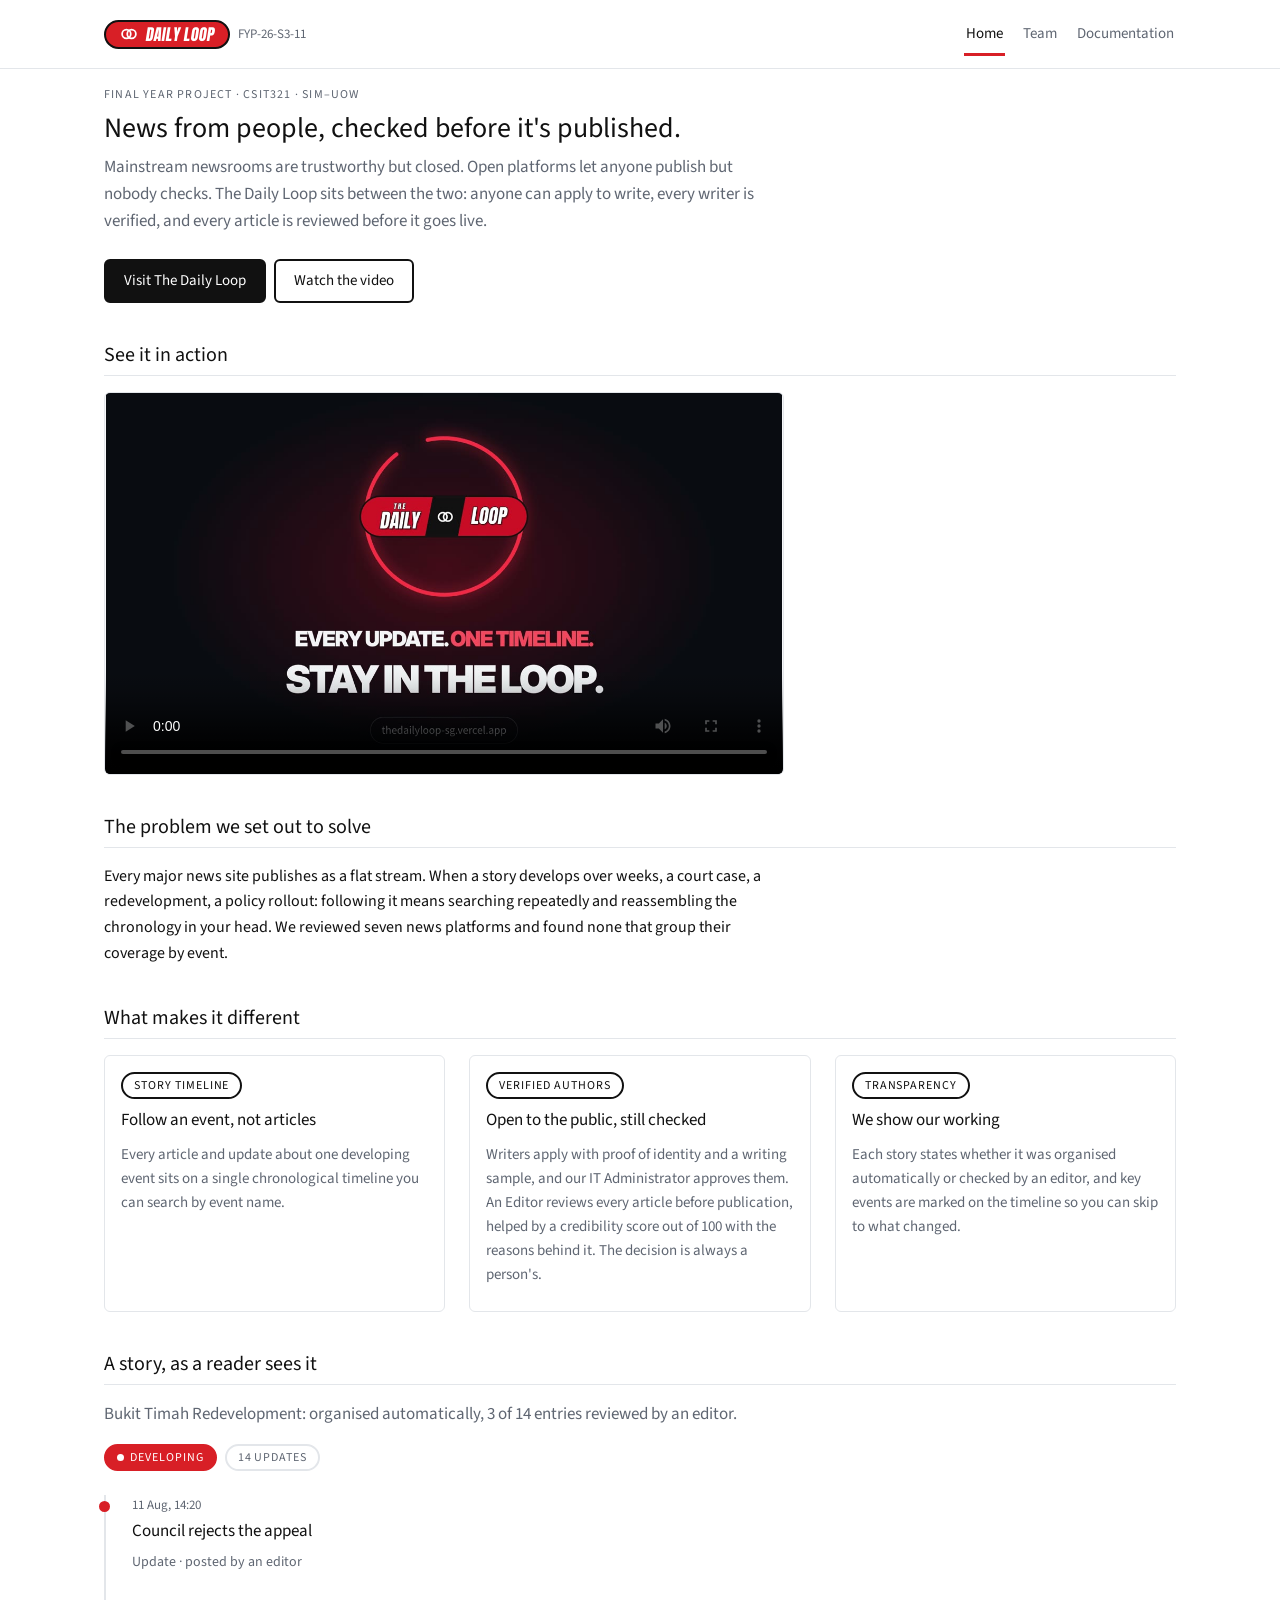
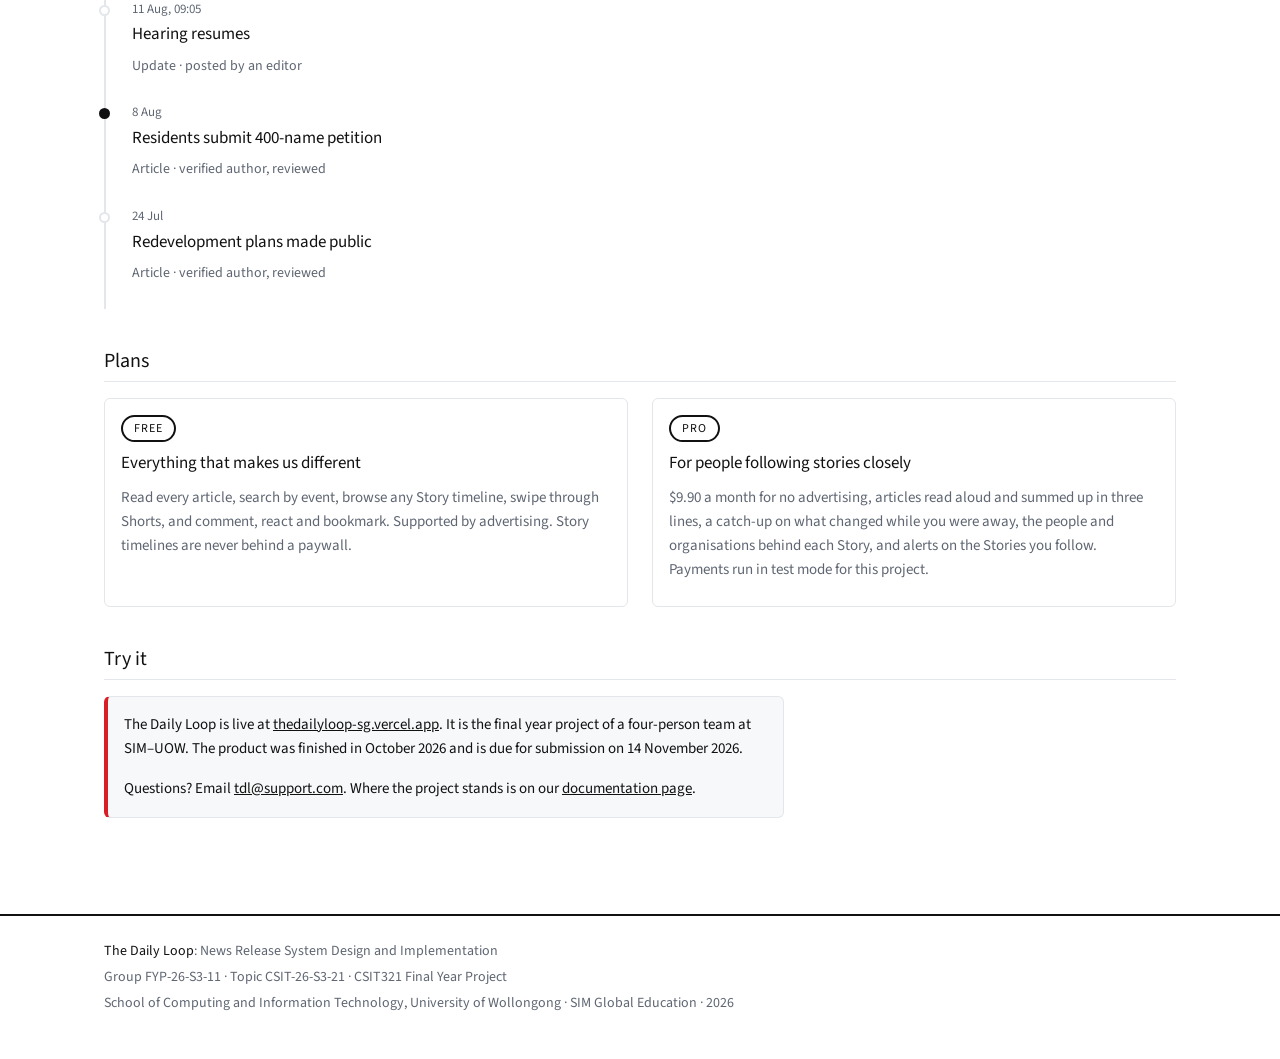
<file: index.html>
<!DOCTYPE html>
<html lang="en">
<head>
<meta charset="utf-8">
<meta name="viewport" content="width=device-width, initial-scale=1">
<title>The Daily Loop: news from people, checked before it's published</title>
<meta name="description" content="The Daily Loop is a news platform where verified public journalists publish under editorial review, and coverage of a developing event is grouped into a single searchable timeline.">
<link rel="icon" href="data:image/svg+xml,%3Csvg xmlns=%27http://www.w3.org/2000/svg%27 viewBox=%270 0 100 100%27%3E%3Ccircle cx=%2750%27 cy=%2750%27 r=%2750%27 fill=%27%23111%27/%3E%3Cg fill=%27none%27 stroke=%27%23fff%27 stroke-width=%279%27%3E%3Ccircle cx=%2740%27 cy=%2750%27 r=%2722%27/%3E%3Ccircle cx=%2760%27 cy=%2750%27 r=%2722%27/%3E%3C/g%3E%3C/svg%3E">
<link rel="stylesheet" href="assets/styles.css?v=10">
</head>
<body>

<header>
  <div class="wrap bar">
    <a class="lockup" href="index.html">
      <span class="pill"><svg width="20" height="16" viewBox="0 0 120 100" aria-hidden="true"><g fill="none" stroke="#fff" stroke-width="11"><circle cx="44" cy="50" r="27"/><circle cx="76" cy="50" r="27"/></g></svg><span class="name">Daily Loop</span></span>
      <span class="grp">FYP-26-S3-11</span>
    </a>
    <nav aria-label="Main">
      <ul>
        <li><a href="index.html" aria-current="page">Home</a></li>
        <li><a href="team.html">Team</a></li>
        <li><a href="documentation.html">Documentation</a></li>
      </ul>
    </nav>
  </div>
</header>

<main class="wrap">

  <section>
    <p class="eyebrow">Final Year Project · CSIT321 · SIM–UOW</p>
    <h1>News from people, checked before it's published.</h1>
    <p class="lead">
      Mainstream newsrooms are trustworthy but closed. Open platforms let anyone publish
      but nobody checks. The Daily Loop sits between the two: anyone can apply to write, every
      writer is verified, and every article is reviewed before it goes live.
    </p>
    <div class="actions">
      <a class="btn" href="https://thedailyloop-sg.vercel.app">Visit The Daily Loop</a>
      <a class="btn ghost" href="#video">Watch the video</a>
    </div>
  </section>

  <section id="video">
    <h2>See it in action</h2>
    <div class="video">
      <video controls playsinline preload="metadata" poster="assets/promo-poster.jpg"
             aria-label="The Daily Loop promo video, one minute, with captions">
        <source src="assets/promo.mp4" type="video/mp4">
        <track kind="captions" srclang="en" label="English" src="assets/promo.vtt">
        <a href="assets/promo.mp4">Download the promo video (MP4, 9.8 MB)</a>
      </video>
    </div>
  </section>

  <section>
    <h2>The problem we set out to solve</h2>
    <p>
      Every major news site publishes as a flat stream. When a story develops over weeks, a court
      case, a redevelopment, a policy rollout: following it means searching repeatedly and
      reassembling the chronology in your head. We reviewed seven news platforms and found none
      that group their coverage by event.
    </p>
  </section>

  <section>
    <h2>What makes it different</h2>
    <div class="grid three">
      <article class="card">
        <span class="tag">Story Timeline</span>
        <h3>Follow an event, not articles</h3>
        <p>Every article and update about one developing event sits on a single chronological
           timeline you can search by event name.</p>
      </article>
      <article class="card">
        <span class="tag">Verified authors</span>
        <h3>Open to the public, still checked</h3>
        <p>Writers apply with proof of identity and a writing sample, and our IT Administrator
           approves them. An Editor reviews every article before publication, helped by a
           credibility score out of 100 with the reasons behind it. The decision is always a person's.</p>
      </article>
      <article class="card">
        <span class="tag">Transparency</span>
        <h3>We show our working</h3>
        <p>Each story states whether it was organised automatically or checked by an editor,
           and key events are marked on the timeline so you can skip to what changed.</p>
      </article>
    </div>
  </section>

  <section>
    <h2>A story, as a reader sees it</h2>
    <p class="lead">Bukit Timah Redevelopment: organised automatically, 3 of 14 entries
      reviewed by an editor.</p>
    <p style="display:flex;gap:8px;flex-wrap:wrap;margin-bottom:24px">
      <span class="chip dev"><span class="d"></span>Developing</span>
      <span class="chip muted">14 updates</span>
    </p>
    <ol class="tl">
      <li class="live">
        <span class="when">11 Aug, 14:20</span>
        <span class="what">Council rejects the appeal</span>
        <span class="kind">Update · posted by an editor</span>
      </li>
      <li>
        <span class="when">11 Aug, 09:05</span>
        <span class="what">Hearing resumes</span>
        <span class="kind">Update · posted by an editor</span>
      </li>
      <li class="key">
        <span class="when">8 Aug</span>
        <span class="what">Residents submit 400-name petition</span>
        <span class="kind">Article · verified author, reviewed</span>
      </li>
      <li>
        <span class="when">24 Jul</span>
        <span class="what">Redevelopment plans made public</span>
        <span class="kind">Article · verified author, reviewed</span>
      </li>
    </ol>
  </section>

  <section id="plans">
    <h2>Plans</h2>
    <div class="grid two">
      <article class="card">
        <span class="tag">Free</span>
        <h3>Everything that makes us different</h3>
        <p>Read every article, search by event, browse any Story timeline, swipe through Shorts,
           and comment, react and bookmark. Supported by advertising. Story timelines are never
           behind a paywall.</p>
      </article>
      <article class="card">
        <span class="tag">Pro</span>
        <h3>For people following stories closely</h3>
        <p>$9.90 a month for no advertising, articles read aloud and summed up in three lines, a
           catch-up on what changed while you were away, the people and organisations behind each
           Story, and alerts on the Stories you follow. Payments run in test mode for this project.</p>
      </article>
    </div>
  </section>

  <section id="try">
    <h2>Try it</h2>
    <div class="notice">
      <p><strong>The Daily Loop is live at <a href="https://thedailyloop-sg.vercel.app">thedailyloop-sg.vercel.app</a>.</strong>
         It is the final year project of a four-person team at SIM–UOW. The product was finished
         in October 2026 and is due for submission on 14 November 2026.</p>
      <p>Questions? Email <a href="mailto:tdl@support.com">tdl@support.com</a>. Where the project
         stands is on our <a href="documentation.html">documentation page</a>.</p>
    </div>
  </section>

</main>

<footer>
  <div class="wrap">
    <p><strong>The Daily Loop</strong>: News Release System Design and Implementation</p>
    <p>Group FYP-26-S3-11 · Topic CSIT-26-S3-21 · CSIT321 Final Year Project</p>
    <p>School of Computing and Information Technology, University of Wollongong · SIM Global Education · 2026</p>
  </div>
</footer>

</body>
</html>
</file>
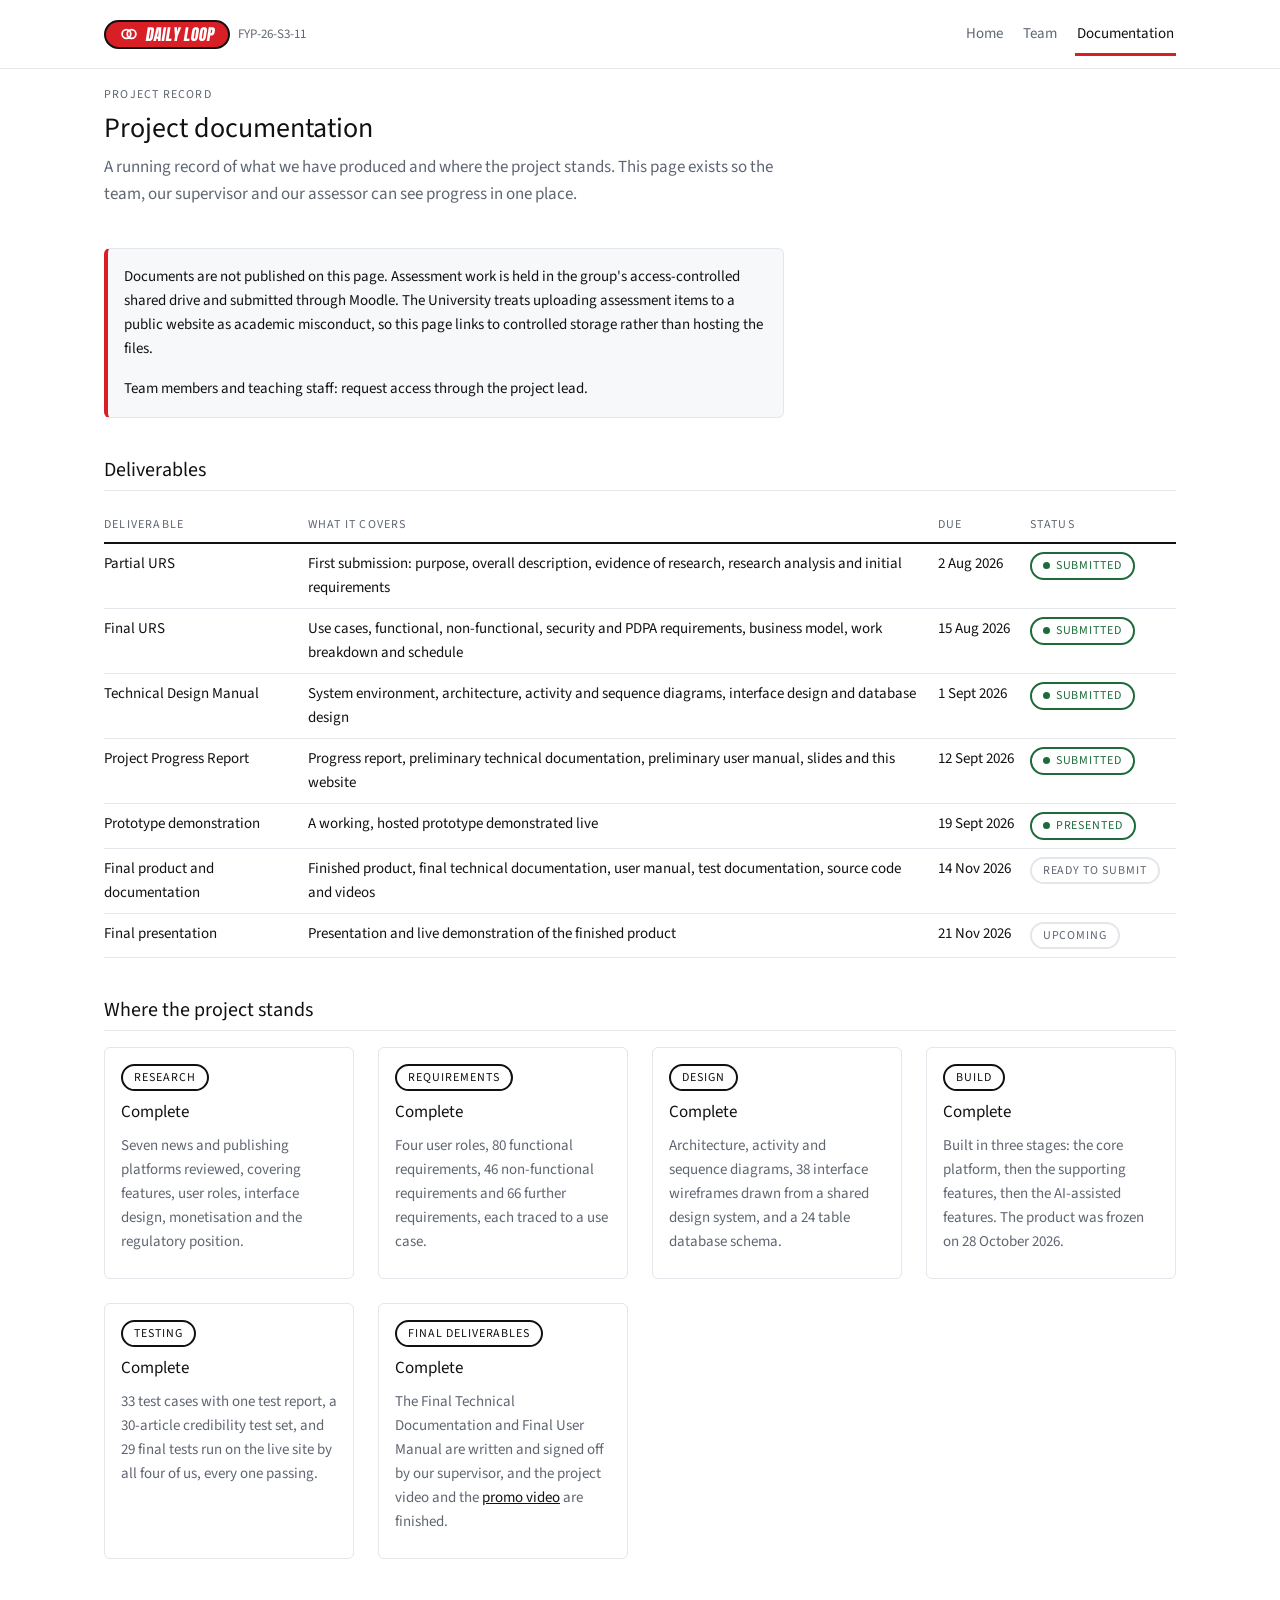
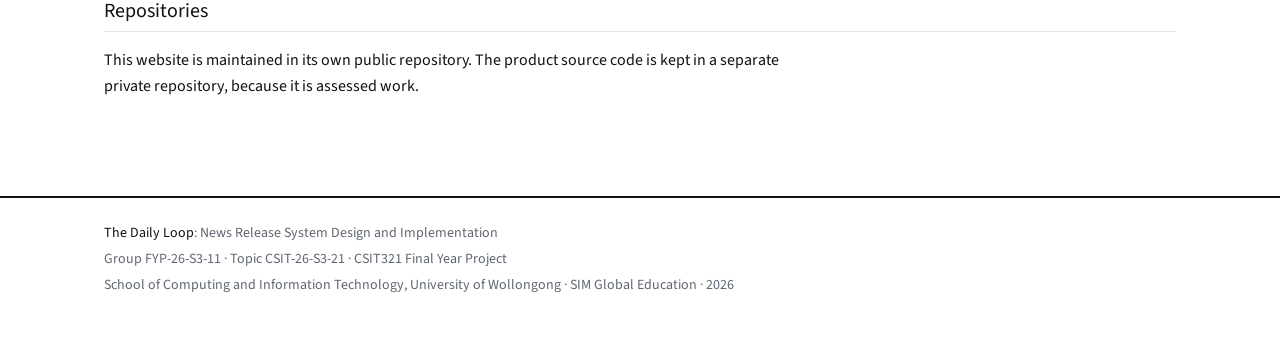
<file: documentation.html>
<!DOCTYPE html>
<html lang="en">
<head>
<meta charset="utf-8">
<meta name="viewport" content="width=device-width, initial-scale=1">
<title>Documentation: The Daily Loop</title>
<meta name="description" content="Project documentation and progress for The Daily Loop, the CSIT321 final year project of group FYP-26-S3-11.">
<link rel="icon" href="data:image/svg+xml,%3Csvg xmlns=%27http://www.w3.org/2000/svg%27 viewBox=%270 0 100 100%27%3E%3Ccircle cx=%2750%27 cy=%2750%27 r=%2750%27 fill=%27%23111%27/%3E%3Cg fill=%27none%27 stroke=%27%23fff%27 stroke-width=%279%27%3E%3Ccircle cx=%2740%27 cy=%2750%27 r=%2722%27/%3E%3Ccircle cx=%2760%27 cy=%2750%27 r=%2722%27/%3E%3C/g%3E%3C/svg%3E">
<link rel="stylesheet" href="assets/styles.css?v=10">
</head>
<body>

<header>
  <div class="wrap bar">
    <a class="lockup" href="index.html">
      <span class="pill"><svg width="20" height="16" viewBox="0 0 120 100" aria-hidden="true"><g fill="none" stroke="#fff" stroke-width="11"><circle cx="44" cy="50" r="27"/><circle cx="76" cy="50" r="27"/></g></svg><span class="name">Daily Loop</span></span>
      <span class="grp">FYP-26-S3-11</span>
    </a>
    <nav aria-label="Main">
      <ul>
        <li><a href="index.html">Home</a></li>
        <li><a href="team.html">Team</a></li>
        <li><a href="documentation.html" aria-current="page">Documentation</a></li>
      </ul>
    </nav>
  </div>
</header>

<main class="wrap">

  <section>
    <p class="eyebrow">Project record</p>
    <h1>Project documentation</h1>
    <p class="lead">
      A running record of what we have produced and where the project stands. This page exists so
      the team, our supervisor and our assessor can see progress in one place.
    </p>
  </section>

  <section>
    <div class="notice">
      <p><strong>Documents are not published on this page.</strong> Assessment work is held in the
         group's access-controlled shared drive and submitted through Moodle. The University treats
         uploading assessment items to a public website as academic misconduct, so this page links
         to controlled storage rather than hosting the files.</p>
      <p>Team members and teaching staff: request access through the project lead.</p>
    </div>
  </section>

  <section>
    <h2>Deliverables</h2>
    <div class="scroll">
      <table>
        <thead>
          <tr><th>Deliverable</th><th>What it covers</th><th>Due</th><th>Status</th></tr>
        </thead>
        <tbody>
          <tr>
            <td>Partial URS</td>
            <td>First submission: purpose, overall description, evidence of research, research analysis and initial requirements</td>
            <td class="nw">2 Aug 2026</td><td><span class="chip done"><span class="d"></span>Submitted</span></td>
          </tr>
          <tr>
            <td>Final URS</td>
            <td>Use cases, functional, non-functional, security and PDPA requirements, business model, work breakdown and schedule</td>
            <td class="nw">15 Aug 2026</td><td><span class="chip done"><span class="d"></span>Submitted</span></td>
          </tr>
          <tr>
            <td>Technical Design Manual</td>
            <td>System environment, architecture, activity and sequence diagrams, interface design and database design</td>
            <td class="nw">1 Sept 2026</td><td><span class="chip done"><span class="d"></span>Submitted</span></td>
          </tr>
          <tr>
            <td>Project Progress Report</td>
            <td>Progress report, preliminary technical documentation, preliminary user manual, slides and this website</td>
            <td class="nw">12 Sept 2026</td><td><span class="chip done"><span class="d"></span>Submitted</span></td>
          </tr>
          <tr>
            <td>Prototype demonstration</td>
            <td>A working, hosted prototype demonstrated live</td>
            <td class="nw">19 Sept 2026</td><td><span class="chip done"><span class="d"></span>Presented</span></td>
          </tr>
          <tr>
            <td>Final product and documentation</td>
            <td>Finished product, final technical documentation, user manual, test documentation, source code and videos</td>
            <td class="nw">14 Nov 2026</td><td><span class="chip muted">Ready to submit</span></td>
          </tr>
          <tr>
            <td>Final presentation</td>
            <td>Presentation and live demonstration of the finished product</td>
            <td class="nw">21 Nov 2026</td><td><span class="chip muted">Upcoming</span></td>
          </tr>
        </tbody>
      </table>
    </div>
  </section>

  <section>
    <h2>Where the project stands</h2>
    <div class="grid three">
      <article class="card">
        <span class="tag">Research</span>
        <h3>Complete</h3>
        <p>Seven news and publishing platforms reviewed, covering features, user roles, interface
           design, monetisation and the regulatory position.</p>
      </article>
      <article class="card">
        <span class="tag">Requirements</span>
        <h3>Complete</h3>
        <p>Four user roles, 80 functional requirements, 46 non-functional requirements and 66
           further requirements, each traced to a use case.</p>
      </article>
      <article class="card">
        <span class="tag">Design</span>
        <h3>Complete</h3>
        <p>Architecture, activity and sequence diagrams, 38 interface wireframes drawn from a shared
           design system, and a 24 table database schema.</p>
      </article>
      <article class="card">
        <span class="tag">Build</span>
        <h3>Complete</h3>
        <p>Built in three stages: the core platform, then the supporting features, then the
           AI-assisted features. The product was frozen on 28 October 2026.</p>
      </article>
      <article class="card">
        <span class="tag">Testing</span>
        <h3>Complete</h3>
        <p>33 test cases with one test report, a 30-article credibility test set, and 29 final
           tests run on the live site by all four of us, every one passing.</p>
      </article>
      <article class="card">
        <span class="tag">Final deliverables</span>
        <h3>Complete</h3>
        <p>The Final Technical Documentation and Final User Manual are written and signed off by
           our supervisor, and the project video and the <a href="index.html#video">promo video</a> are finished.</p>
      </article>
    </div>
  </section>

  <section>
    <h2>Repositories</h2>
    <p>
      This website is maintained in its own public repository. The product source code is kept in a
      <strong>separate private repository</strong>, because it is assessed work.
    </p>
  </section>

</main>

<footer>
  <div class="wrap">
    <p><strong>The Daily Loop</strong>: News Release System Design and Implementation</p>
    <p>Group FYP-26-S3-11 · Topic CSIT-26-S3-21 · CSIT321 Final Year Project</p>
    <p>School of Computing and Information Technology, University of Wollongong · SIM Global Education · 2026</p>
  </div>
</footer>

</body>
</html>
</file>
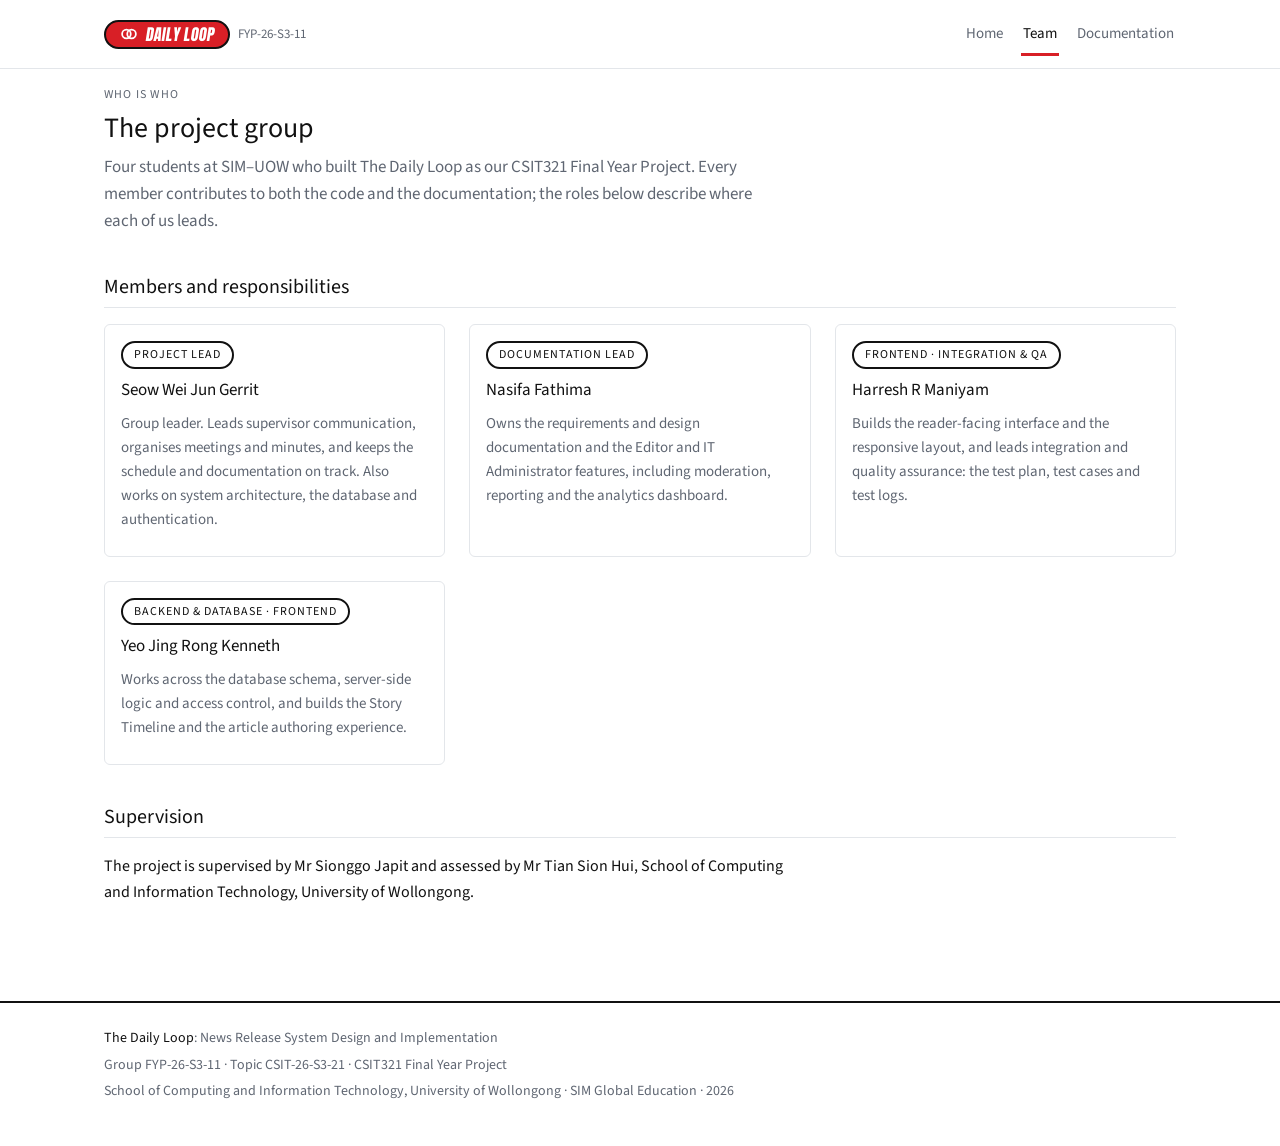
<file: team.html>
<!DOCTYPE html>
<html lang="en">
<head>
<meta charset="utf-8">
<meta name="viewport" content="width=device-width, initial-scale=1">
<title>Team: The Daily Loop</title>
<meta name="description" content="The four-member project group behind The Daily Loop, and who is responsible for what.">
<link rel="icon" href="data:image/svg+xml,%3Csvg xmlns=%27http://www.w3.org/2000/svg%27 viewBox=%270 0 100 100%27%3E%3Ccircle cx=%2750%27 cy=%2750%27 r=%2750%27 fill=%27%23111%27/%3E%3Cg fill=%27none%27 stroke=%27%23fff%27 stroke-width=%279%27%3E%3Ccircle cx=%2740%27 cy=%2750%27 r=%2722%27/%3E%3Ccircle cx=%2760%27 cy=%2750%27 r=%2722%27/%3E%3C/g%3E%3C/svg%3E">
<link rel="stylesheet" href="assets/styles.css?v=10">
</head>
<body>

<header>
  <div class="wrap bar">
    <a class="lockup" href="index.html">
      <span class="pill"><svg width="20" height="16" viewBox="0 0 120 100" aria-hidden="true"><g fill="none" stroke="#fff" stroke-width="11"><circle cx="44" cy="50" r="27"/><circle cx="76" cy="50" r="27"/></g></svg><span class="name">Daily Loop</span></span>
      <span class="grp">FYP-26-S3-11</span>
    </a>
    <nav aria-label="Main">
      <ul>
        <li><a href="index.html">Home</a></li>
        <li><a href="team.html" aria-current="page">Team</a></li>
        <li><a href="documentation.html">Documentation</a></li>
      </ul>
    </nav>
  </div>
</header>

<main class="wrap">

  <section>
    <p class="eyebrow">Who is who</p>
    <h1>The project group</h1>
    <p class="lead">
      Four students at SIM–UOW who built The Daily Loop as our CSIT321 Final Year Project.
      Every member contributes to both the code and the documentation; the roles below describe
      where each of us leads.
    </p>
  </section>

  <section>
    <h2>Members and responsibilities</h2>
    <div class="grid two">

      <article class="card">
        <span class="tag">Project Lead</span>
        <h3>Seow Wei Jun Gerrit</h3>
        <p>Group leader. Leads supervisor communication, organises meetings and minutes, and keeps
           the schedule and documentation on track. Also works on system architecture, the database
           and authentication.</p>
      </article>

      <article class="card">
        <span class="tag">Documentation Lead</span>
        <h3>Nasifa Fathima</h3>
        <p>Owns the requirements and design documentation and the Editor and IT Administrator
           features, including moderation, reporting and the analytics dashboard.</p>
      </article>

      <article class="card">
        <span class="tag">Frontend · Integration &amp; QA</span>
        <h3>Harresh R Maniyam</h3>
        <p>Builds the reader-facing interface and the responsive layout, and leads integration and
           quality assurance: the test plan, test cases and test logs.</p>
      </article>

      <article class="card">
        <span class="tag">Backend &amp; Database · Frontend</span>
        <h3>Yeo Jing Rong Kenneth</h3>
        <p>Works across the database schema, server-side logic and access control, and builds the
           Story Timeline and the article authoring experience.</p>
      </article>

    </div>
  </section>

  <section>
    <h2>Supervision</h2>
    <p>
      The project is supervised by <strong>Mr Sionggo Japit</strong> and assessed by
      <strong>Mr Tian Sion Hui</strong>, School of Computing and Information Technology,
      University of Wollongong.
    </p>
  </section>

</main>

<footer>
  <div class="wrap">
    <p><strong>The Daily Loop</strong>: News Release System Design and Implementation</p>
    <p>Group FYP-26-S3-11 · Topic CSIT-26-S3-21 · CSIT321 Final Year Project</p>
    <p>School of Computing and Information Technology, University of Wollongong · SIM Global Education · 2026</p>
  </div>
</footer>

</body>
</html>
</file>
<file: assets/styles.css>
/* ==========================================================================
   The Daily Loop: project website
   Built on the project design system (TDM Section 6):
   six colours, two typefaces, six text sizes, five spacing steps,
   three screen sizes. Nothing here introduces a value the system does not have.
   ========================================================================== */

@font-face {
  font-family: "Anton";
  src: url("fonts/Anton.woff2") format("woff2");
  font-weight: 400;
  font-display: swap;
}
@font-face {
  font-family: "Source Sans 3";
  src: url("fonts/SourceSans3.woff2") format("woff2");
  font-weight: 200 900;
  font-display: swap;
}

:root {
  /* six colours, plus white */
  --red:   #d81f26;   /* logo, developing, errors */
  --ink:   #111111;   /* text, rules, buttons */
  --grey:  #5f6672;   /* secondary text */
  --line:  #e3e6ea;   /* borders */
  --panel: #f7f8fa;   /* panel and input fills */
  --green: #1e6b3a;   /* resolved, success */
  --bg:    #ffffff;   /* the page */

  --font-mast: "Anton", Impact, "Arial Narrow", sans-serif;
  --font: "Source Sans 3", -apple-system, BlinkMacSystemFont, "Segoe UI", Arial, sans-serif;

  /* five spacing steps */
  --s1: 4px; --s2: 8px; --s3: 16px; --s4: 24px; --s5: 40px;

  --r: 6px;
  --r-full: 999px;
  --shadow: 0 4px 12px rgba(17, 17, 17, .12);

  --container: 1120px;
  --measure: 680px;
  --header-h: 68px;
}

*, *::before, *::after { box-sizing: border-box; }

html {
  -webkit-text-size-adjust: 100%;
  scroll-padding-top: calc(var(--header-h) + var(--s4));
  scroll-behavior: smooth;
}
@media (prefers-reduced-motion: reduce) { html { scroll-behavior: auto; } }

body {
  margin: 0;
  background: var(--bg);
  color: var(--ink);
  font: 16px/1.6 var(--font);
}

/* horizontal only, so a wrapped main keeps its own vertical padding */
.wrap { max-width: var(--container); margin: 0 auto; padding-left: var(--s4); padding-right: var(--s4); }

a { color: var(--ink); }
a:focus-visible, button:focus-visible {
  outline: 2px solid var(--ink);
  outline-offset: 2px;
}

/* ---------- header ---------- */
header {
  position: sticky;
  top: 0;
  z-index: 10;
  background: var(--bg);
  border-bottom: 1px solid var(--line);
}
.bar {
  display: flex;
  flex-wrap: wrap;
  gap: var(--s3);
  align-items: center;
  justify-content: space-between;
  min-height: var(--header-h);
  padding: var(--s2) var(--s4);
}

/* the masthead capsule, reduced to header size */
.lockup { display: inline-flex; align-items: center; gap: var(--s2); text-decoration: none; }
.pill {
  display: inline-flex;
  align-items: center;
  gap: 7px;
  background: var(--red);
  border: 2px solid var(--ink);
  border-radius: var(--r-full);
  padding: 4px 13px 5px;
}
.pill svg { display: block; }
.pill .name {
  font-family: var(--font-mast);
  font-size: 16px;
  line-height: 1;
  color: var(--bg);
  text-transform: uppercase;
  transform: skewX(-9deg);
}
.lockup .grp { font-size: 13px; color: var(--grey); white-space: nowrap; }

nav ul {
  display: flex;
  gap: var(--s3);
  list-style: none;
  margin: 0;
  padding: 0;
}
nav a {
  display: inline-flex;
  align-items: center;
  min-height: 44px;          /* touch target */
  padding: 0 2px;
  text-decoration: none;
  font-size: 15px;
  color: var(--grey);
}
nav a[aria-current="page"] {
  color: var(--ink);
  font-weight: 700;
  box-shadow: inset 0 -3px 0 var(--red);
}

/* ---------- sections ---------- */
main { padding: var(--s3) 0 var(--s3); }
section { margin-bottom: var(--s5); }
section[id] { scroll-margin-top: calc(var(--header-h) + var(--s4)); }

h1 {
  font-size: 28px;
  line-height: 1.2;
  margin: 0 0 var(--s2);
}
h2 {
  font-size: 20px;
  line-height: 1.2;
  margin: 0 0 var(--s3);
  padding-bottom: var(--s2);
  border-bottom: 1px solid var(--line);
}
h3 { font-size: 17px; margin: 0 0 var(--s1); }
p { margin: 0 0 var(--s3); max-width: var(--measure); }
.lead { font-size: 17px; color: var(--grey); max-width: var(--measure); }

.eyebrow {
  font-size: 12px;
  font-weight: 700;
  letter-spacing: .1em;
  text-transform: uppercase;
  color: var(--grey);
  margin-bottom: var(--s2);
}

/* ---------- cards ---------- */
.grid { display: grid; gap: var(--s4); }
.grid.two   { grid-template-columns: repeat(auto-fit, minmax(17rem, 1fr)); }
.grid.three { grid-template-columns: repeat(auto-fit, minmax(15rem, 1fr)); }
.card {
  border: 1px solid var(--line);
  border-radius: var(--r);
  padding: var(--s3) var(--s3) var(--s4);
}
.card p { margin: 0; color: var(--grey); font-size: 15px; }
.card h3 { margin-bottom: var(--s2); }

/* ---------- chips ---------- */
.tag, .chip {
  display: inline-flex;
  align-items: center;
  gap: 6px;
  border: 2px solid var(--ink);
  border-radius: var(--r-full);
  padding: 2px 11px;
  margin-bottom: var(--s2);
  font-size: 12px;
  font-weight: 700;
  letter-spacing: .08em;
  text-transform: uppercase;
  white-space: nowrap;
}
.chip { margin-bottom: 0; }
.chip .d, .tag .d { width: 7px; height: 7px; border-radius: 50%; background: currentColor; }
.chip.dev   { background: var(--red); border-color: var(--red); color: var(--bg); }
.chip.done  { color: var(--green); border-color: var(--green); }
.chip.muted { color: var(--grey); border-color: var(--line); }

/* ---------- buttons ---------- */
.actions { display: flex; flex-wrap: wrap; gap: var(--s2); margin-top: var(--s4); }
.btn {
  display: inline-flex;
  align-items: center;
  justify-content: center;
  min-height: 44px;
  padding: 0 18px;
  border: 2px solid var(--ink);
  border-radius: var(--r);
  background: var(--ink);
  color: var(--bg);
  text-decoration: none;
  font-size: 15px;
  font-weight: 600;
}
.btn.ghost  { background: var(--bg); color: var(--ink); }
.btn.accent { background: var(--red); border-color: var(--red); color: var(--bg); }

/* ---------- timeline sample ---------- */
.tl {
  list-style: none;
  margin: 0;
  padding: 0 0 0 var(--s4);
  border-left: 2px solid var(--line);
  max-width: var(--measure);
}
.tl li { position: relative; padding: 0 0 var(--s4) 2px; }
.tl li::before {
  content: "";
  position: absolute;
  left: -31px; top: 6px;
  width: 11px; height: 11px;
  border-radius: 50%;
  background: var(--bg);
  border: 2px solid var(--line);
}
.tl li.key::before  { background: var(--ink); border-color: var(--ink); }
.tl li.live::before { background: var(--red); border-color: var(--red); }
.tl .when { display: block; font-size: 13px; color: var(--grey); }
.tl .what { display: block; font-size: 17px; font-weight: 700; margin: 2px 0 4px; }
.tl .kind { font-size: 14px; color: var(--grey); }

/* ---------- table ---------- */
.scroll { overflow-x: auto; }
table { border-collapse: collapse; width: 100%; font-size: 15px; }
th, td {
  text-align: left;
  padding: var(--s2) var(--s3) var(--s2) 0;
  border-bottom: 1px solid var(--line);
  vertical-align: top;
}
th {
  font-size: 12px;
  font-weight: 700;
  letter-spacing: .1em;
  text-transform: uppercase;
  color: var(--grey);
  border-bottom: 2px solid var(--ink);
  white-space: nowrap;
}
td p { margin: 0; }
.nw { white-space: nowrap; }

/* ---------- video ---------- */
.video {
  aspect-ratio: 16 / 9;
  max-width: var(--measure);
  border: 1px solid var(--line);
  border-radius: var(--r);
  background: var(--panel);
  overflow: hidden;
}
.video video { display: block; width: 100%; height: 100%; }

/* ---------- notice ---------- */
.notice {
  border: 1px solid var(--line);
  border-left: 4px solid var(--red);
  background: var(--panel);
  border-radius: var(--r);
  padding: var(--s3);
  font-size: 15px;
  max-width: var(--measure);
}
.notice p { max-width: none; }
.notice p:last-child { margin-bottom: 0; }

/* ---------- footer ---------- */
footer {
  border-top: 2px solid var(--ink);
  margin-top: var(--s5);
  padding: var(--s4) 0 var(--s5);
  color: var(--grey);
  font-size: 14px;
}
footer p { margin: 0 0 var(--s1); max-width: none; }
footer strong { color: var(--ink); }

/* ---------- phone ---------- */
@media (max-width: 767px) {
  h1 { font-size: 24px; }
  h2 { font-size: 18px; }
  .wrap { padding-left: var(--s3); padding-right: var(--s3); }
  .bar { padding: var(--s2) var(--s3); }
  .lockup .grp { display: none; }
  nav ul { gap: var(--s3); }
}

/* ---------- dark theme ----------
   The same six names, redefined: nothing else in this stylesheet changes.
   Red and green lighten so they still pass AA contrast on a dark page. */
@media (prefers-color-scheme: dark) {
  :root {
    --bg:    #101216;
    --ink:   #f2f4f7;
    --grey:  #a7aeba;
    --line:  #596172;
    --panel: #1e222a;
    --red:   #ff6b70;
    --green: #4caf7d;
  }
  /* the masthead pill keeps the brand red and a light rule so it still reads as the logo */
  .pill { background: #d81f26; border-color: #f2f4f7; }
  .pill .name { color: #ffffff; }
  .btn { color: #101216; }
  .btn.ghost { background: var(--bg); color: var(--ink); }
  .btn.accent { color: #101216; }
  .chip.dev { color: #101216; }
}
</file>
